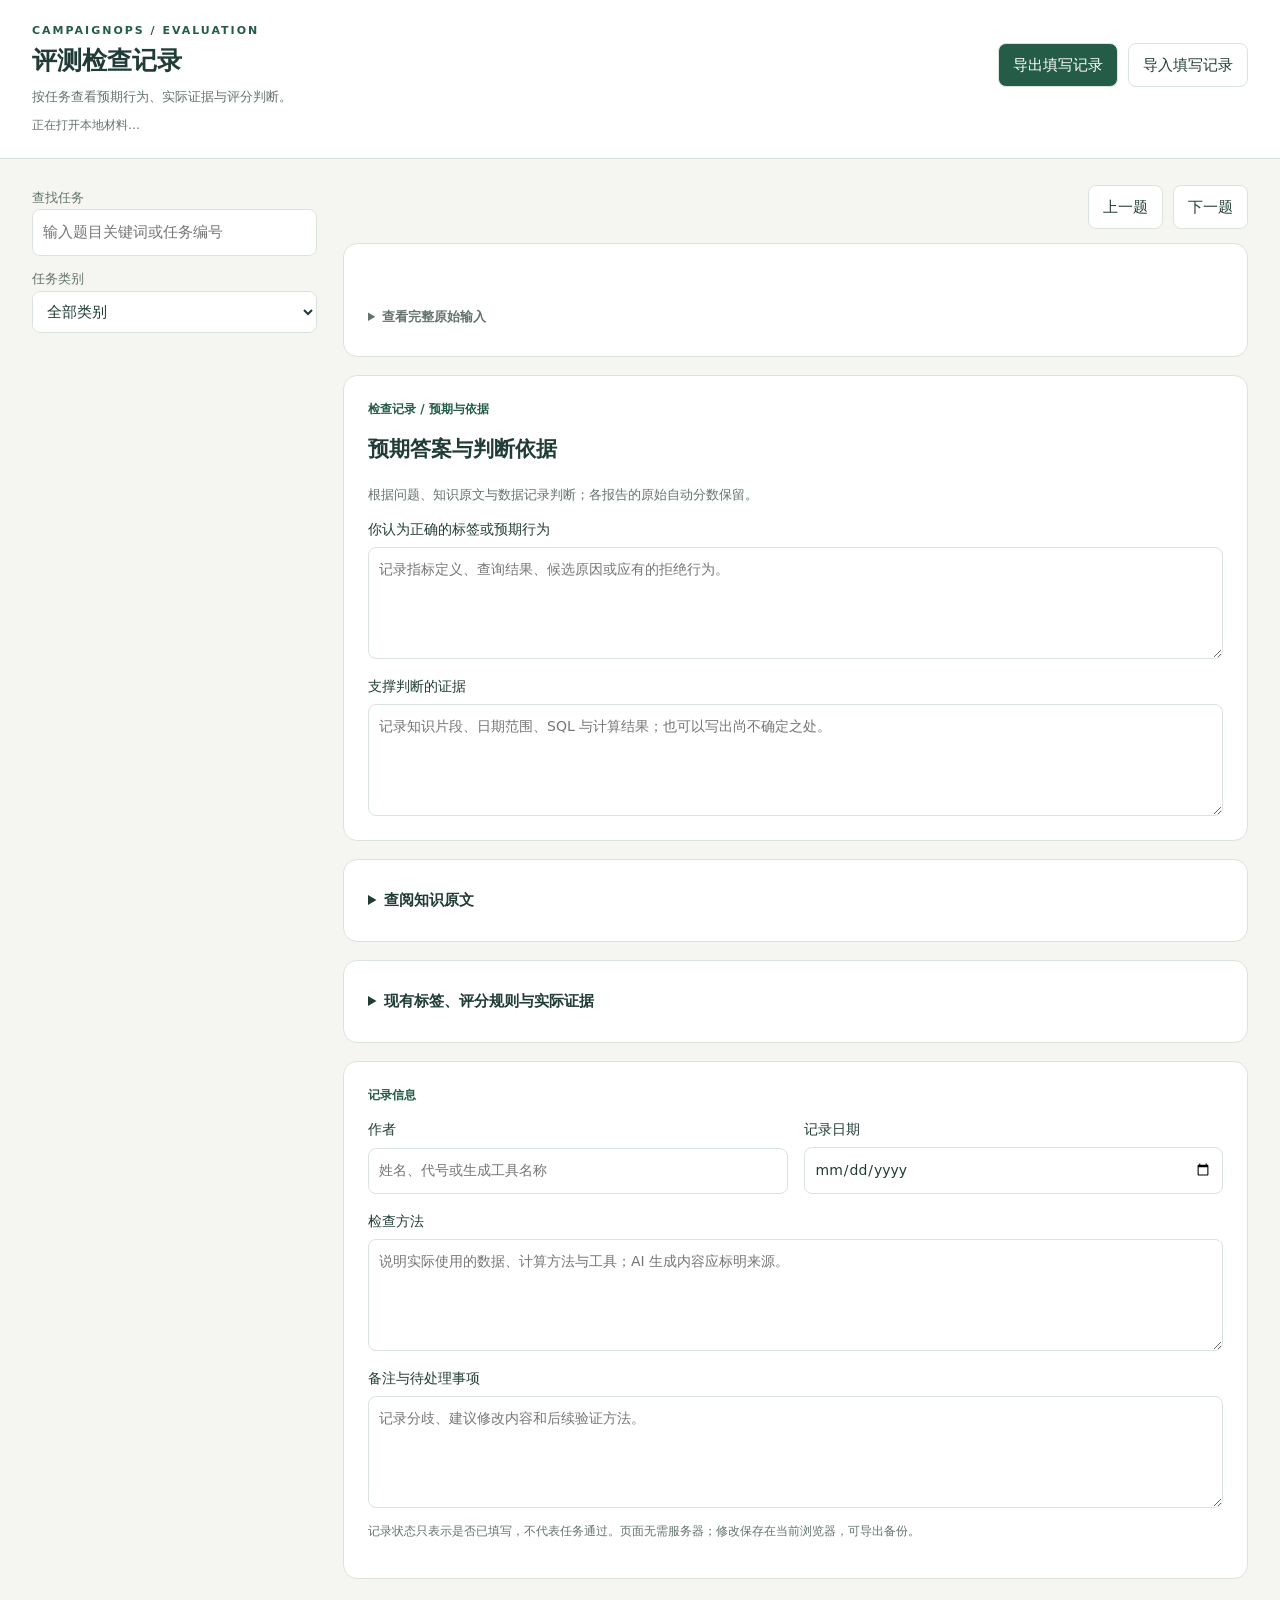
<file: scripts/templates/review.html>
<!doctype html>
<html lang="zh-CN">
<head>
<meta charset="utf-8">
<meta name="viewport" content="width=device-width, initial-scale=1">
<meta http-equiv="Content-Security-Policy" content="default-src 'none'; script-src 'unsafe-inline'; style-src 'unsafe-inline'; img-src data:; connect-src 'none'; base-uri 'none'; form-action 'none'">
<title>CampaignOps · 评测检查记录</title>
<style>
:root{color-scheme:light;--ink:#213c36;--muted:#64736f;--line:#dbe3dd;--paper:#fff;--green:#245c48;--soft:#eef3ed;--gold:#815920}
*{box-sizing:border-box}body{margin:0;background:#f5f6f1;color:var(--ink);font:15px/1.65 system-ui,-apple-system,"Segoe UI",sans-serif}button,input,textarea,select{font:inherit}button{cursor:pointer}button,input,textarea,select{border:1px solid var(--line);border-radius:8px;background:white;color:var(--ink)}button{padding:9px 14px}button:hover{border-color:var(--green);background:var(--soft)}button:disabled{opacity:.45;cursor:default}input,textarea,select{padding:10px;width:100%;min-width:0}textarea{resize:vertical;min-height:112px}input:focus,textarea:focus,select:focus,button:focus-visible,summary:focus-visible{outline:2px solid var(--green);outline-offset:2px}h1,h2,h3,p{margin-top:0}h1{font-size:25px;margin-bottom:5px}h2{font-size:21px}h3{font-size:17px}header{background:var(--paper);border-bottom:1px solid var(--line);padding:22px 32px}.topline,.toolbar,.navline,.tags{display:flex;gap:10px;flex-wrap:wrap;align-items:center}.topline{justify-content:space-between}.eyebrow{font-size:11px;letter-spacing:2px;color:var(--green);font-weight:700}.muted{color:var(--muted);font-size:13px}.toolbar button.primary{background:var(--green);color:white}.status{margin:8px 0 0;font-size:12px;color:var(--muted)}.layout{max-width:1480px;margin:auto;display:grid;grid-template-columns:285px minmax(0,1fr);gap:26px;padding:26px 32px}aside{position:sticky;top:20px;align-self:start;min-width:0}aside label{display:block;margin-bottom:10px}.list{max-height:calc(100vh - 250px);overflow:auto;margin-top:14px;display:grid;gap:6px}.task-link{display:block;text-align:left;width:100%;padding:11px 12px;background:transparent}.task-link[aria-current=true]{background:#e7efe5;border-color:#85a68c}.task-link strong{display:block;font-size:12px;color:var(--green)}.task-link span{display:-webkit-box;-webkit-line-clamp:2;-webkit-box-orient:vertical;overflow:hidden;overflow-wrap:anywhere;font-size:13px}.navline{justify-content:space-between;margin-bottom:14px}.card{background:var(--paper);border:1px solid var(--line);border-radius:14px;padding:24px;margin-bottom:18px;min-width:0}.badge{font-size:12px;padding:3px 9px;border:1px solid var(--line);border-radius:20px;background:var(--soft)}.question{white-space:pre-wrap;overflow-wrap:anywhere;font-size:20px;font-weight:600;margin:17px 0;max-height:260px;overflow:auto}.hint{padding:12px 15px;background:#f6f1e5;border-left:3px solid #b99c61;color:#645132;font-size:13px;margin:14px 0}.fields{display:grid;grid-template-columns:repeat(2,minmax(0,1fr));gap:16px}.fields label{display:grid;gap:6px;font-size:14px}.wide{grid-column:1/-1}.section-label{font-size:12px;color:var(--green);font-weight:700;margin-bottom:12px}summary{cursor:pointer;font-weight:650;padding:4px 0}details>div{margin-top:18px}details.raw{margin-top:15px}details.raw summary{font-size:13px;color:var(--muted)}pre{white-space:pre-wrap;overflow-wrap:anywhere;padding:14px;background:#f4f6f2;border-radius:8px;font-size:12px;max-height:400px;overflow:auto}code{font-size:.9em}dl{margin:0}dt{font-size:12px;color:var(--muted)}dd{margin:2px 0 12px;overflow-wrap:anywhere}.table-wrap{max-width:100%;overflow:auto;margin:12px 0}table{width:100%;border-collapse:collapse;font-size:13px}th,td{padding:8px 10px;text-align:left;border:1px solid var(--line);overflow-wrap:anywhere}th{background:var(--soft)}.observation{border-top:1px solid var(--line);margin-top:24px;padding-top:20px}.result{display:flex;gap:8px;flex-wrap:wrap;margin:12px 0}.pass{color:var(--green);background:#edf4ed}.fail{color:#92503d;background:#fcf0e9}.markdown{overflow-wrap:anywhere}.markdown h1{font-size:21px}.markdown h2{font-size:18px;margin-top:22px}.markdown blockquote{margin-left:0;padding-left:15px;border-left:3px solid var(--line);color:var(--muted)}a{color:var(--green)}.knowledge summary{font-size:14px}.knowledge{border-top:1px solid var(--line);padding:9px 0}.empty{padding:25px;color:var(--muted)}[hidden]{display:none!important}.footnote{font-size:12px;color:var(--muted);margin-top:14px}.alert{color:#8f342c}.nested{margin:6px 0 12px;padding-left:13px;border-left:2px solid var(--line)}
@media(max-width:800px){header{padding:20px}.layout{grid-template-columns:minmax(0,1fr);padding:18px;gap:18px}aside{position:static}.list{max-height:190px}.card{padding:18px}.fields{grid-template-columns:minmax(0,1fr)}h1{font-size:22px}.question{font-size:18px}.toolbar{margin-top:10px}.toolbar button{padding:8px 11px}}
@media print{header,.toolbar,aside,.navline{display:none}.layout{display:block;padding:0}.card{break-inside:avoid}}
</style>
</head>
<body>
<header>
  <div class="topline"><div><div class="eyebrow">CAMPAIGNOPS / EVALUATION</div><h1 id="page-title">评测检查记录</h1><div class="muted" id="page-intro">按任务查看预期行为、实际证据与评分判断。</div></div>
  <div class="toolbar"><button id="export" class="primary">导出填写记录</button><button id="import">导入填写记录</button><input id="import-file" type="file" accept=".json,application/json" hidden></div></div>
  <p id="save-status" class="status" role="status">正在打开本地材料…</p>
</header>
<div class="layout">
  <aside aria-label="任务目录">
    <label><span class="muted">查找任务</span><input id="search" type="search" placeholder="输入题目关键词或任务编号"></label>
    <label><span class="muted">任务类别</span><select id="category"><option value="">全部类别</option><option value="rag">口径与检索</option><option value="sql">SQL 与数据查询</option><option value="diagnosis">根因诊断</option><option value="safety">安全与信息不足</option><option value="robustness">鲁棒性</option></select></label>
    <p id="progress" class="muted"></p><nav id="task-list" class="list" aria-label="选择任务"></nav>
  </aside>
  <main id="main">
    <p id="prefill-provenance" class="hint" hidden></p>
    <div class="navline"><span id="position" class="muted"></span><div class="toolbar"><button id="previous">上一题</button><button id="next">下一题</button></div></div>
    <div id="empty" class="card empty" hidden>没有匹配的任务，请调整关键词或类别。</div>
    <div id="task-view">
      <section class="card"><div class="tags" id="task-tags"></div><h2 class="question" id="question"></h2><div id="request-context"></div><p class="muted" id="fault"></p><details class="raw"><summary>查看完整原始输入</summary><pre id="request-raw"></pre></details></section>
      <section class="card"><div class="section-label" id="answer-step">检查记录 / 预期与依据</div><h2 id="answer-heading">预期答案与判断依据</h2><p class="muted" id="answer-intro">根据问题、知识原文与数据记录判断；各报告的原始自动分数保留。</p>
        <div class="fields"><label class="wide">你认为正确的标签或预期行为<textarea id="expected_label" placeholder="记录指标定义、查询结果、候选原因或应有的拒绝行为。"></textarea></label><label class="wide">支撑判断的证据<textarea id="evidence" placeholder="记录知识片段、日期范围、SQL 与计算结果；也可以写出尚不确定之处。"></textarea></label></div>
      </section>
      <details class="card" id="knowledge"><summary>查阅知识原文</summary><div id="knowledge-body"></div></details>
      <details class="card" id="reference"><summary id="reference-heading">现有标签、评分规则与实际证据</summary><div><div class="hint" id="reference-intro">原始标签与自动分数用于对照；检查记录不会覆盖源报告。</div><h3>现有标签</h3><div id="expected"></div><h3>预期证据与工具</h3><div id="expected-tools"></div><h3>评分规则</h3><p id="rule"></p><p id="common-rule" class="muted"></p><h3>检查关注点</h3><ul id="flags"></ul><h3>参考证据</h3><div id="reference-evidence"></div>
      <div class="fields"><label class="wide">你对标签的结论<select id="label_verdict"><option value="">尚未判断</option><option value="accept">接受现有标签</option><option value="revise">建议修改标签</option><option value="uncertain">存在疑问，待进一步核实</option></select></label></div>
      <div id="observations"></div></div></details>
      <section class="card"><div class="section-label" id="record-heading">记录信息</div><div class="fields"><label><span id="author-label">作者</span><input id="author" autocomplete="name" placeholder="姓名、代号或生成工具名称"></label><label><span id="date-label">记录日期</span><input id="recorded_at" type="date"></label><label class="wide">检查方法<textarea id="methodology" placeholder="说明实际使用的数据、计算方法与工具；AI 生成内容应标明来源。"></textarea></label><label class="wide">备注与待处理事项<textarea id="notes" placeholder="记录分歧、建议修改内容和后续验证方法。"></textarea></label></div><p class="footnote">记录状态只表示是否已填写，不代表任务通过。页面无需服务器；修改保存在当前浏览器，可导出备份。</p></section>
    </div>
  </main>
</div>
<script type="application/json" id="review-data">__REVIEW_PAYLOAD__</script>
<script>
"use strict";
const data = JSON.parse(document.getElementById("review-data").textContent);
const packet = data.packet;
const prefilled = Object.hasOwn(data,"initial_records");
const $ = id => document.getElementById(id);
const categories = {rag:"口径与检索",sql:"SQL 与数据查询",diagnosis:"根因诊断",safety:"安全与信息不足",robustness:"鲁棒性"};
const fields = ["expected_label","evidence","label_verdict","author","recorded_at","methodology","notes"];
const keyNames = {chunk_id:"知识片段",primary_cause:"主因",secondary_causes:"允许的次因",oracle_sql:"参考 SQL",ordered:"是否要求结果顺序",status:"状态",contains:"应包含的结论文字",must_not_query:"禁止查询",error_code:"错误码",oracle_rows:"参考查询结果",target_documents:"目标知识原文",seed_truth:"种子异常记录",evidence_to_check:"需检查的证据",campaign_id:"Campaign",start_date:"开始日期",end_date:"结束日期",control_start:"对照开始日期",control_end:"对照结束日期",metric:"指标",factor:"注入系数",cause:"原因",expected_evidence:"预期证据",name:"名称",summary:"内容",source:"来源",doc_id:"文档",version:"版本",line_start:"起始行",line_end:"结束行",score:"分数",query_hash:"查询哈希",row_count:"结果行数"};
const storageKey = "campaignops-evaluation:" + data.fingerprint + (prefilled ? ":notes:" + data.notes_fingerprint : "");
let drafts = {}, filtered = packet.tasks, current = 0;
let storageAvailable = true;
const node = (tag,text,className) => {const element=document.createElement(tag);if(text!==undefined)element.textContent=text;if(className)element.className=className;return element;};
const text = value => value===null?"未设置":typeof value==="boolean"?(value?"是":"否"):String(value);
const taskId = () => filtered[current]?.task.id;
const sourceIds = new Set(packet.reports.map(report=>report.id));
const taskIds = new Set(packet.tasks.map(entry=>entry.task.id));
function validateDrafts(value) {
  if(!value || typeof value!=="object" || Array.isArray(value)) throw Error("填写记录格式不正确");
  const clean = {};
  for(const [id,row] of Object.entries(value)) {
    if(!taskIds.has(id) || !row || typeof row!=="object" || Array.isArray(row)) throw Error("记录包含不匹配的任务");
    if(Object.keys(row).some(field=>![...fields,"scorers","status"].includes(field))) throw Error("记录包含未知字段");
    const result = {};
    for(const field of fields) {
      if(row[field]!==undefined && typeof row[field]!=="string") throw Error("填写字段必须是文字");
      result[field]=row[field] || "";
    }
    if(!["","accept","revise","uncertain"].includes(result.label_verdict)) throw Error("标签结论无效");
    if(!["draft","recorded"].includes(row.status ?? "draft")) throw Error("记录状态无效");
    if(row.scorers!==undefined && (!row.scorers || typeof row.scorers!=="object" || Array.isArray(row.scorers))) throw Error("报告评分记录无效");
    const observedSources=new Set(packet.tasks.find(entry=>entry.task.id===id).observations.map(item=>item.source));
    result.scorers={};
    for(const [source,score] of Object.entries(row.scorers || {})) {
      if(!sourceIds.has(source) || !observedSources.has(source) || !score || typeof score!=="object" || Array.isArray(score) || Object.keys(score).sort().join(",")!=="score,verdict" || !["","agree","false_positive","false_negative","uncertain"].includes(score.verdict) || !["","0","0.5","1"].includes(score.score)) throw Error("报告评分记录无效");
      result.scorers[source]={verdict:score.verdict,score:score.score};
    }
    result.status=hasNotes(result)?"recorded":"draft";
    clean[id]=result;
  }
  return clean;
}
let provenance=data.provenance || "";
function showProvenance() {$("prefill-provenance").textContent=provenance;$("prefill-provenance").hidden=!provenance;}
if(prefilled) drafts=validateDrafts(data.initial_records);
try {
  const saved=localStorage.getItem(storageKey);
  if(saved!==null){const parsed=JSON.parse(saved);if(typeof parsed.provenance!=="string")throw Error("记录来源格式不正确");drafts=validateDrafts(parsed.records);provenance=parsed.provenance;}
} catch(error) {storageAvailable=false;}
showProvenance();
function announce(message,error=false) {$("save-status").textContent=message;$("save-status").classList.toggle("alert",error);}
function persist() {
  try {localStorage.setItem(storageKey,JSON.stringify({records:drafts,provenance}));storageAvailable=true;announce("草稿已保存在当前浏览器。关闭前可点“导出填写记录”备份；原始评测文件保持不变。");}
  catch(error) {storageAvailable=false;announce("当前浏览器无法保存草稿。请在关闭页面前导出填写记录。",true);}
  updateProgress();
}
function hasNotes(row) {return row && (fields.some(field=>row[field]) || Object.values(row.scorers || {}).some(score=>score.verdict || score.score));}
function updateProgress() {$("progress").textContent=`${packet.tasks.length} 道题 · ${Object.values(drafts).filter(hasNotes).length} 道已有填写记录`;
  for(const button of $("task-list").children) button.querySelector("strong").textContent=button.dataset.id+(hasNotes(drafts[button.dataset.id])?" · 有记录":"");
}
function saveField(field,value) {const id=taskId();if(!id)return;drafts[id] ||= {};drafts[id][field]=value;persist();}
function resizeField(element) {if(element.tagName==="TEXTAREA"){element.style.height="auto";element.style.height=Math.min(920,Math.max(112,element.scrollHeight+2))+"px";}}
for(const field of fields) $(field).addEventListener("input",event=>{saveField(field,event.target.value);resizeField(event.target);});
function raw(parent,label,value) {const detail=node("details",undefined,"raw");detail.append(node("summary",label),node("pre",JSON.stringify(value,null,2)));parent.append(detail);}
function present(parent,value) {
  if(Array.isArray(value)) {
    if(!value.length){parent.append(node("p","无","muted"));return;}
    if(value.every(row=>row && typeof row==="object" && !Array.isArray(row) && Object.values(row).every(v=>v===null || typeof v!=="object"))) {
      const wrap=node("div",undefined,"table-wrap"),table=node("table"),head=node("tr"),columns=[...new Set(value.flatMap(Object.keys))];
      columns.forEach(key=>head.append(node("th",keyNames[key] || key)));const thead=node("thead");thead.append(head);table.append(thead);const body=node("tbody");
      value.forEach(row=>{const tr=node("tr");columns.forEach(key=>tr.append(node("td",text(row[key]??null))));body.append(tr);});table.append(body);wrap.append(table);parent.append(wrap);
    } else {const list=node("ul");value.forEach(item=>{const li=node("li");present(li,item);list.append(li);});parent.append(list);}return;
  }
  if(value && typeof value==="object") {const dl=node("dl");for(const [key,item] of Object.entries(value)){if(item===null)continue;dl.append(node("dt",keyNames[key] || key));const dd=node("dd");if(key==="target_documents" && Array.isArray(item)){for(const document of item){const block=node("div",undefined,"nested");present(block,document);dd.append(block);}}else if(item && typeof item==="object")present(dd,item);else dd.append(node(key.endsWith("sql")?"pre":"span",text(item)));dl.append(dd);}parent.append(dl);return;}
  parent.append(node("span",text(value)));
}
function sourceName(report) {const meta=report.metadata;return `${report.id} · ${meta.mode==="demo"?"离线演示":"模型运行"} · ${meta.database_backend} · ${meta.prompt_variant==="plain"?"基础提示词":"完整语义提示词"}`;}
function selectField(parent,label,options,value,save) {const wrapper=node("label",label),select=node("select");options.forEach(([id,title])=>{const option=node("option",title);option.value=id;select.append(option);});select.value=value||"";select.addEventListener("input",()=>save(select.value));wrapper.append(select);parent.append(wrapper);}
function showReference(entry) {
  $("expected").replaceChildren();present($("expected"),entry.task.expected);
  $("expected-tools").textContent=`工具链：${entry.task.expected_tools.join(" → ") || "不调用工具"}；证据类型：${entry.task.required_evidence.join("、") || "无指定类型"}。`;
  $("rule").textContent=packet.scoring_rules[entry.task.category];$("common-rule").textContent=packet.scoring_rules.common;
  $("flags").replaceChildren(...entry.review_flags.map(flag=>node("li",flag)));
  $("reference-evidence").replaceChildren();present($("reference-evidence"),entry.reference_evidence);
  $("observations").replaceChildren();
  for(const observation of entry.observations) {
    const report=packet.reports.find(r=>r.id===observation.source),run=observation.run,automatic=observation.automatic_result;
    const section=node("section",undefined,"observation");section.append(node("h3",sourceName(report)));
    const badges=node("div",undefined,"result");badges.append(node("span",automatic.passed?"自动检查通过":"自动检查未通过",`badge ${automatic.passed?"pass":"fail"}`),node("span",`自动分数 ${automatic.score}`,"badge"));section.append(badges);
    section.append(node("p",`工具链：${automatic.tools.join(" → ") || "未调用工具"}`,"muted"));
    const answer=node("div",undefined,"markdown");answer.innerHTML=data.answers[run.run_id];section.append(answer);
    if(run.error)present(section,run.error);
    const queries=observation.tool_events.filter(event=>event.event==="tool" && event.data.status==="ok" && event.data.name.includes("sql"));
    for(const event of queries){const result=event.data.result.data;const detail=node("details");detail.append(node("summary",`${event.data.name} · SQL 与实际查询结果`));const body=node("div");if(result.normalized_sql)body.append(node("pre",result.normalized_sql));present(body,result.rows);detail.append(body);section.append(detail);}
    const decisions=node("div",undefined,"fields");section.append(node("h3","你对本次自动评分的判断"));
    const update=(field,value)=>{const id=entry.task.id;drafts[id] ||= {};drafts[id].scorers ||= {};drafts[id].scorers[report.id] ||= {verdict:"",score:""};drafts[id].scorers[report.id][field]=value;persist();};
    const saved=drafts[entry.task.id]?.scorers?.[report.id] || {};
    selectField(decisions,"评分结论",[["","尚未判断"],["agree","同意自动评分"],["false_positive","疑似误通过"],["false_negative","疑似误拒绝"],["uncertain","尚不确定"]],saved.verdict,value=>update("verdict",value));
    selectField(decisions,"检查分数",[["","尚未评分"],["0","0 分"],["0.5","0.5 分"],["1","1 分"]],saved.score,value=>update("score",value));section.append(decisions);
    raw(section,"查看来源版本、Trace 与完整结构化结果",{report,observation});$("observations").append(section);
  }
}
function showTask() {
  const entry=filtered[current];$("empty").hidden=!!entry;$("task-view").hidden=!entry;
  $("previous").disabled=!entry || current===0;$("next").disabled=!entry || current===filtered.length-1;
  $("position").textContent=entry?`筛选范围内第 ${current+1} / ${filtered.length} 题`:"无匹配结果";
  if(!entry)return;
  const task=entry.task,request=task.invalid_request ?? task.request;
  $("reference").open=true;$("knowledge").open=false;
  $("task-tags").replaceChildren(node("span",task.id,"badge"),node("span",categories[task.category],"badge"),node("span",task.difficulty==="hard"?"较难":"中等","badge"));
  const question=request.question??"（未提供问题）";
  $("question").textContent=question.trim()?question:"（空白输入）";
  $("request-context").replaceChildren();const context=Object.fromEntries(Object.entries(request).filter(([key,value])=>key!=="question" && value!==null));present($("request-context"),context);
  $("fault").textContent=task.invalid_request?`本题验证非法输入。问题原始长度 ${question.length} 个字符。`:task.fault?`本题注入依赖故障：${task.fault}`:"";
  $("request-raw").textContent=JSON.stringify(request,null,2);
  fields.forEach(field=>{$(field).value=drafts[task.id]?.[field] || "";resizeField($(field));});
  showReference(entry);
  for(const button of $("task-list").children)button.setAttribute("aria-current",String(button.dataset.id===task.id));
}
function filterTasks() {
  const search=$("search").value.trim().toLowerCase(),category=$("category").value;
  filtered=packet.tasks.filter(entry=>(!category || entry.task.category===category) && `${entry.task.id} ${entry.task.request.question} ${entry.task.invalid_request?.question || ""}`.toLowerCase().includes(search));current=0;
  $("task-list").replaceChildren();filtered.forEach((entry,index)=>{const button=node("button",undefined,"task-link");button.dataset.id=entry.task.id;button.append(node("strong",entry.task.id),node("span",entry.task.request.question));button.addEventListener("click",()=>{current=index;showTask();});$("task-list").append(button);});updateProgress();showTask();
}
$("search").addEventListener("input",filterTasks);$("category").addEventListener("change",filterTasks);
$("previous").addEventListener("click",()=>{if(current>0){current--;showTask();}});$("next").addEventListener("click",()=>{if(current+1<filtered.length){current++;showTask();}});
for(const chunk of packet.knowledge) {const detail=node("details",undefined,"knowledge");detail.dataset.chunk=chunk.chunk_id;detail.append(node("summary",`${chunk.chunk_id} · 文档 ${chunk.version}`));const body=node("div",undefined,"markdown");body.innerHTML=data.knowledge[chunk.chunk_id];body.append(node("p",`${chunk.source} · 第 ${chunk.line_start}–${chunk.line_end} 行`,"muted"));detail.append(body);$("knowledge-body").append(detail);}
document.addEventListener("click",event=>{const link=event.target.closest("a");if(!link)return;event.preventDefault();const chunkId=link.getAttribute("href")?.split("/v1/knowledge/")[1];const detail=[...$("knowledge-body").children].find(item=>item.dataset.chunk===chunkId);if(detail){$("knowledge").open=true;detail.open=true;detail.scrollIntoView({block:"start"});}else announce("此离线页面不打开外部链接。原始地址可在完整结构化结果中查看。");});
$("export").addEventListener("click",()=>{
  const records=Object.fromEntries(packet.tasks.map(entry=>[entry.task.id,{...(drafts[entry.task.id] || {}),status:hasNotes(drafts[entry.task.id])?"recorded":"draft"}]));
  const payload={format:"campaignops-evaluation-notes-v1",packet_fingerprint:data.fingerprint,eval_hash:packet.eval_hash,exported_at:new Date().toISOString(),record_status:Object.values(records).some(hasNotes)?"recorded":"draft",provenance,records};
  const url=URL.createObjectURL(new Blob([JSON.stringify(payload,null,2)],{type:"application/json;charset=utf-8"}));const link=node("a");link.href=url;link.download="evaluation-notes.json";link.click();setTimeout(()=>URL.revokeObjectURL(url),1000);announce("检查记录已导出，可保留备份或稍后导入继续填写。");
});
$("import").addEventListener("click",()=>$("import-file").click());
$("import-file").addEventListener("change",async event=>{
  const file=event.target.files[0];if(!file)return;
  try {
    const saved=JSON.parse(await file.text());if(saved.format!=="campaignops-evaluation-notes-v1" || saved.packet_fingerprint!==data.fingerprint || saved.eval_hash!==packet.eval_hash)throw Error("导入记录与当前证据包不匹配");
    if(!["draft","recorded"].includes(saved.record_status ?? "draft") || typeof (saved.provenance ?? "")!=="string")throw Error("记录状态或来源无效");
    const imported=validateDrafts(saved.records),merged={...drafts};
    for(const [id,row] of Object.entries(imported)) {
      const existing=drafts[id];
      if(existing && hasNotes(existing) && JSON.stringify(validateDrafts({[id]:existing})[id])!==JSON.stringify(row))throw Error("导入记录与本机草稿有冲突。请先导出本机记录，并在另一浏览器副本中打开导入记录。");
      merged[id]=row;
    }
    if(provenance && saved.provenance && provenance!==saved.provenance)throw Error("导入记录与本机记录来源有冲突。请在另一浏览器副本中打开导入记录。");
    drafts=merged;provenance=saved.provenance || provenance;persist();showProvenance();showTask();announce("已导入检查记录。");
  } catch(error) {announce(error.message,true);} finally {event.target.value="";}
});
filterTasks();
announce(storageAvailable?"草稿保存在当前浏览器；可导出备份，也可导入同一证据包的填写记录继续检查。":"当前浏览器无法读取已有草稿。请导出备份，避免关闭后丢失填写内容。",!storageAvailable);
</script>
</body>
</html>
</file>
